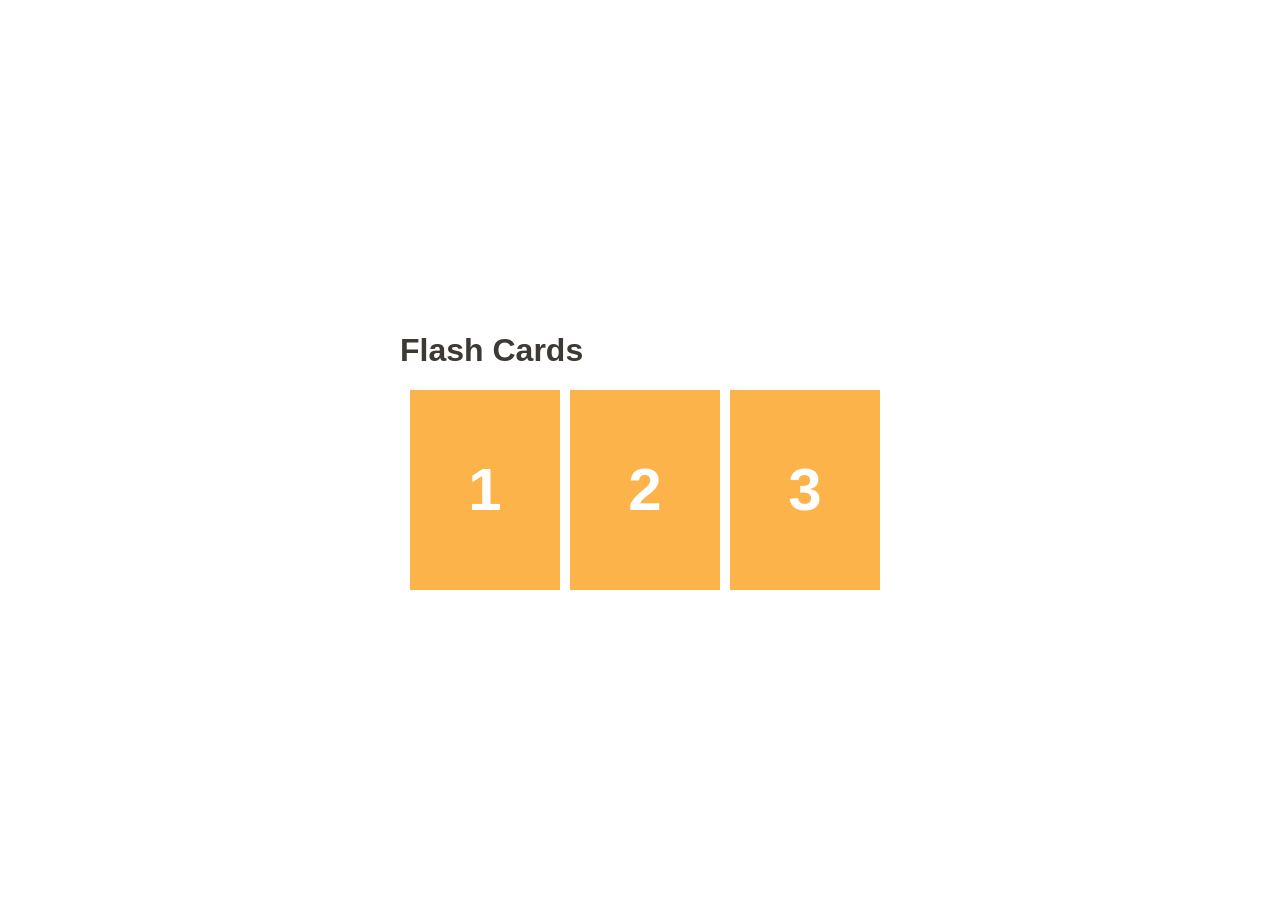
<file: exercise-2/index.html>
<!DOCTYPE html>
<html>
<head>
    <meta charset='utf-8'>
    <title>Flash Cards</title>
    <link rel="stylesheet" type="text/css" href="./css/main.css">
</head>
<body>
    <main>
    <h1>Flash Cards</h1>

<a href=""></a>

    <ul>
        <a href="./first.html">
            <li>1</li>
        </a>

        <a href="#">
            <li>2</li>
        </a>

        <a href="#">
            <li>3</li>
        </a>
    </ul>
</main>
</body>
</html>
</file>
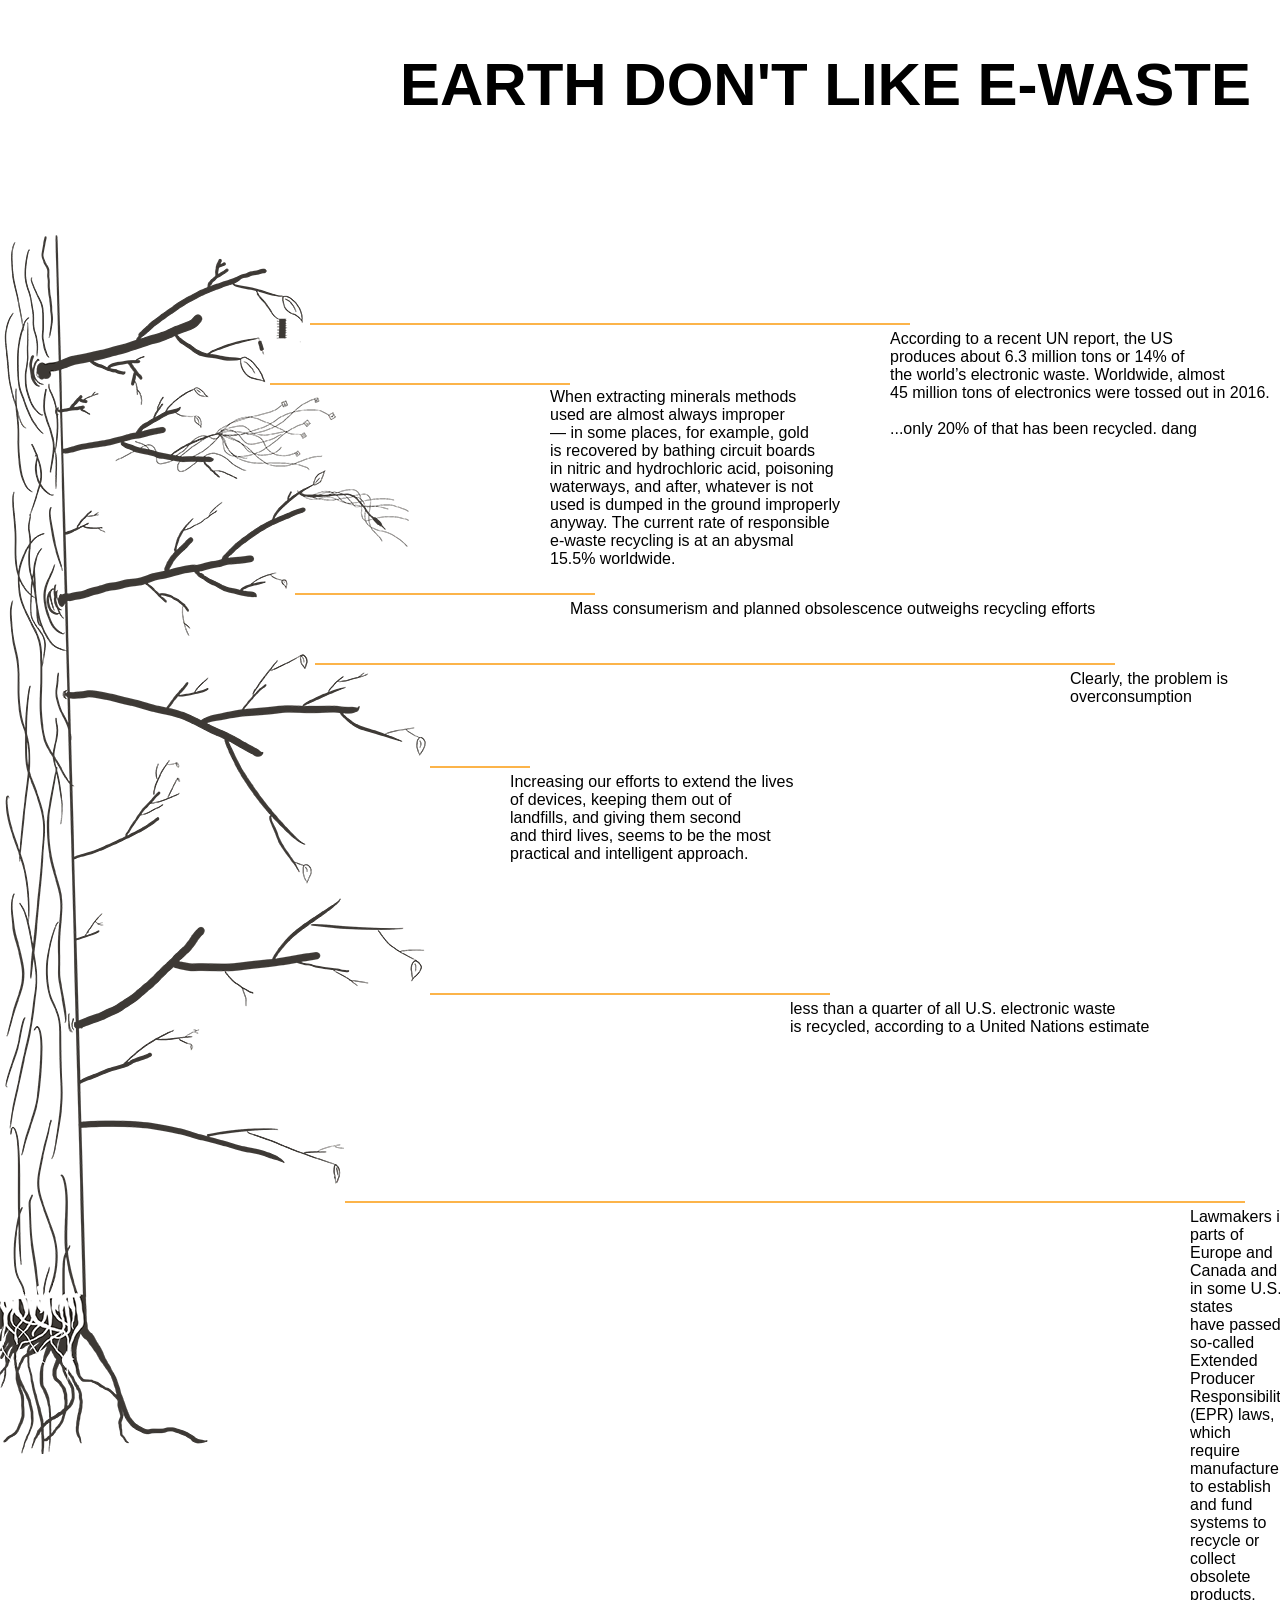
<file: kd_dont_like_e-waste.html>
<!DOCTYPE html>
<html>
<head>
    <meta charset='utf-8'>
    <title>ewaste_1</title>
    <link rel="stylesheet" type="text/css" href="css/wasted.css">
</head>
<body>
    <main>
        <h1>
            EARTH DON'T LIKE E-WASTE
        </h1>
        <img id=tree_photo src="assets/tree_update.png" alt="tree">
        <div id=line>
        </div>
        <div id=text_1>
     
                According to a recent UN report, the US <br> produces about 6.3 million tons or 14% of<br> the world’s electronic waste. Worldwide, almost <br>45 million tons of electronics were tossed out in 2016. <br> 
                <br>
                ...only 20% of that has been recycled. dang
   
        </div>
        <div id=line_2>
        </div>
        <div id=text_2>
                When extracting minerals methods<br> used are almost always improper <br>— in some places, for example, gold <br>is recovered by bathing circuit boards<br> in nitric and hydrochloric acid, poisoning <br>waterways, and after, whatever is not<br> used is dumped in the ground improperly<br> anyway. The current rate of responsible <br>e-waste recycling is at an abysmal<br> 15.5% worldwide.
        </div>
        <div id=line_3>
        </div>
        <div id=text_3>
            Mass consumerism and planned obsolescence outweighs recycling efforts<br>
        </div>
        <div id=line_4>
        </div>
        <div id=text_4>
            Clearly, the problem is overconsumption<br>
        </div>
        <div id=line_5>
        </div>
        <div id=text_5>
            Increasing our efforts to extend the lives<br> of devices, keeping them out of <br>landfills, and giving them second<br> and third lives, seems to be the most<br> practical and intelligent approach.<br>
        </div>
        <div id=line_6>
        </div>
        <div id=text_6>
            less than a quarter of all U.S. electronic waste<br> is recycled, according to a United Nations estimate
        </div>
        <div id=line_7>
        </div>
        <div id=text_7>
            Lawmakers in parts of Europe and<br> Canada and in some U.S. states<br> have passed so-called Extended<br> Producer Responsibility (EPR) laws, which<br> require manufacturers to establish<br> and fund systems to recycle or collect<br> obsolete products.
        </div>
    </div>
        <!-- <div id="orb"> -->
        </div>
        <!-- <div id="orbi"> -->
        </div>
        <!-- <div id="orbly"> -->
        </div>
    </main>
</body>
</html>
</file>
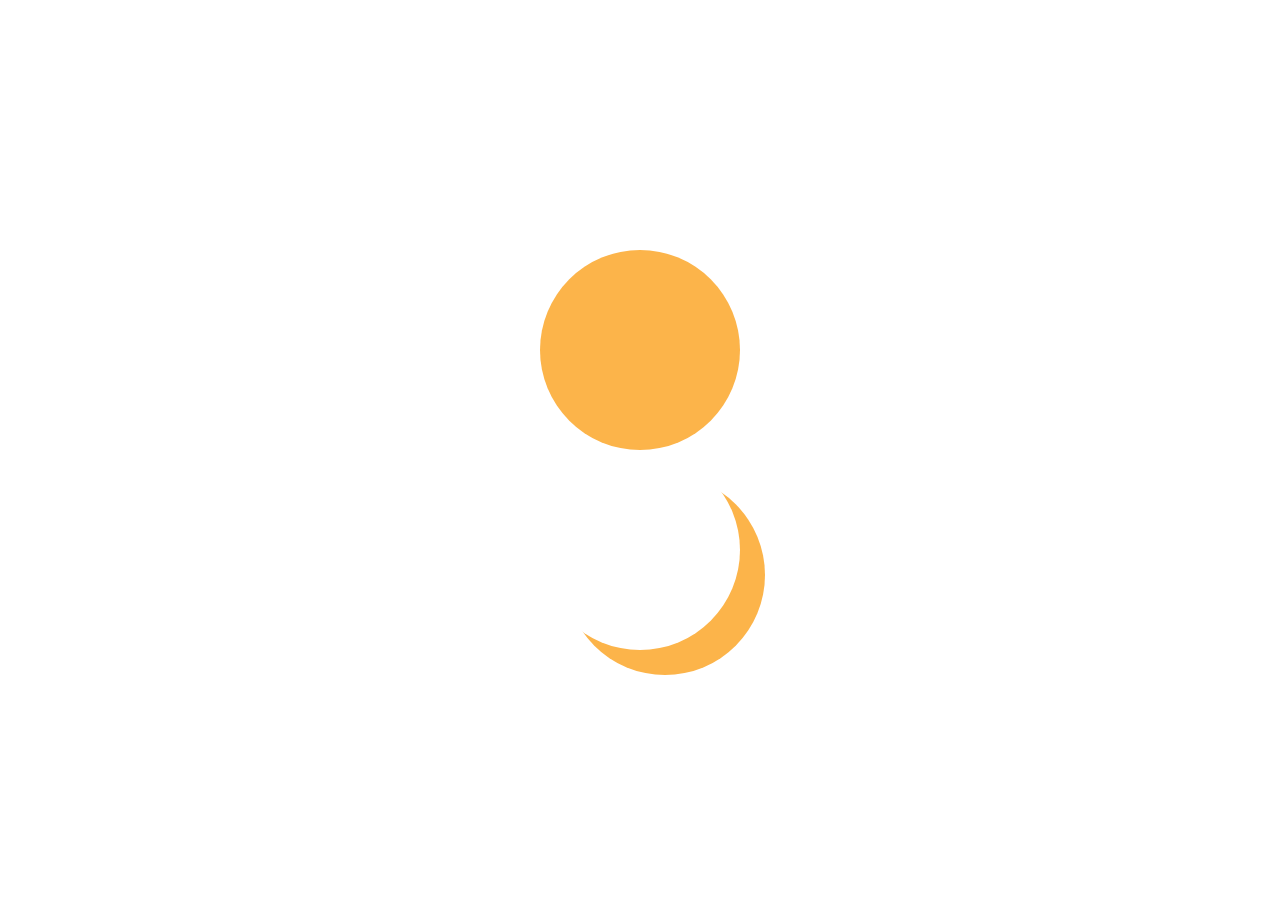
<file: exercise-2/first.html>
<!DOCTYPE html>
<html>
<head>
    <meta charset='utf-8'>
    <title>First</title>
    <link rel="stylesheet" type="text/css" href="./css/first.css">
</head>
<body>
    <main>
        <div id="orb">
        </div>
        <div id="moon">
        </div>
    </main>
</body>
</html>
</file>
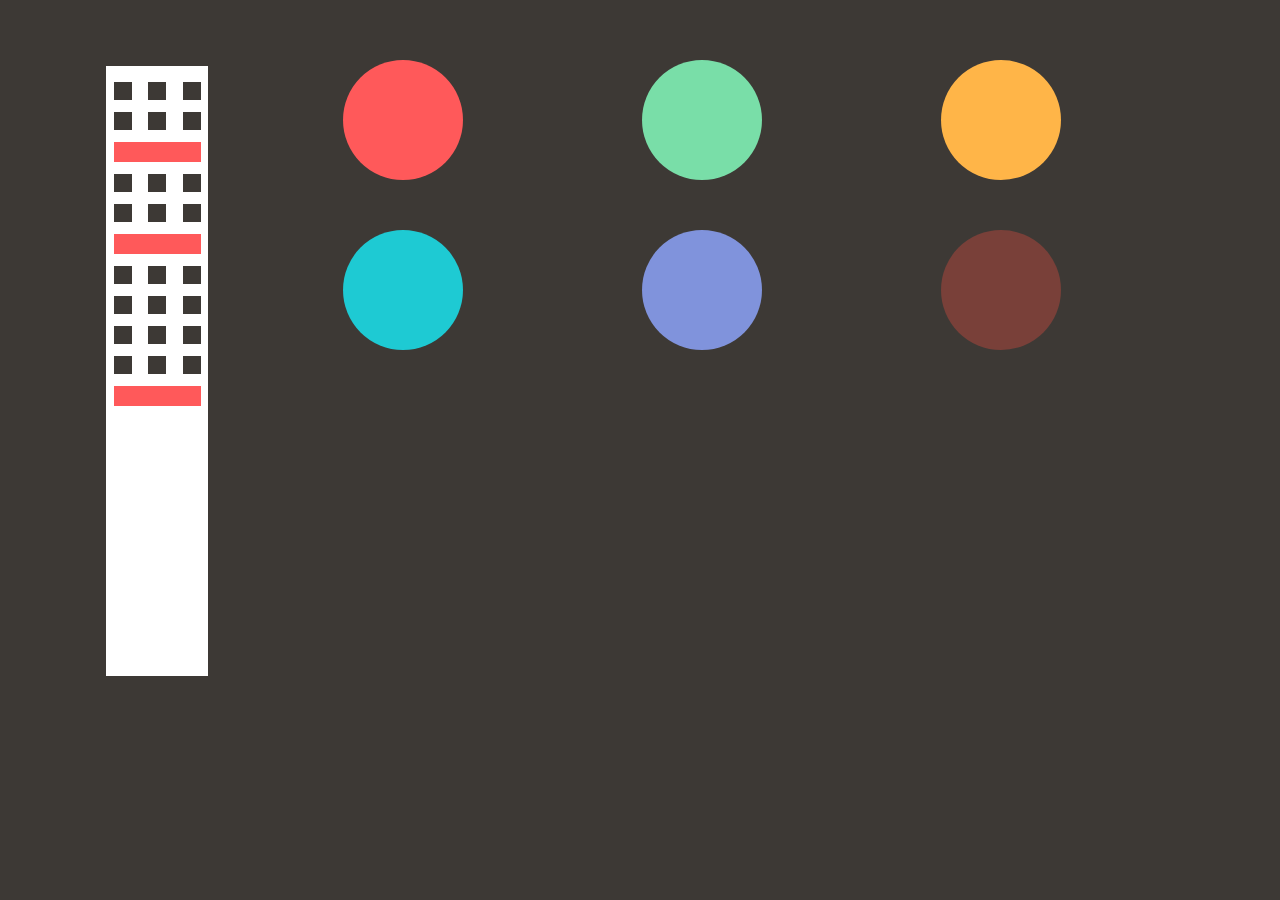
<file: gestures/kyle_d_project_2.2.html>
<!DOCTYPE html>
<html>
    <head>
        <title>Kyle D Project 2</title>
    <style type="text/css">
        body {
            display: grid;
            grid-template-columns: .8fr 1fr 1fr 1fr;
            grid-template-rows: 150px;
            grid-gap: 20px;
            height: 65vh;
            background-color: #3d3935;
            font-family: poppins, sans-serif;

            font-weight: 800;

            font-style: normal;
            color: #ff595a;
            margin: 60px;
            margin-left: 100px;            
        }

        #box {
            padding-top: 10px;
            padding-left: 2px;
            background:white;
            height:600px;
            width:100px;
            margin:6px;
            border: none;
        }
        
        /* start buttons */

        #bigbtn1, #btnr1, #btnr2, #btnr3, #btng1, #btng2, #btng3, #btny1, #btny2, #btny3, #btnb1, #btnb2, #btnp1, #btnp2, #btnp3, :focus{
            outline: none;
        }


        #btnr1, #btnr2, #btnr3, #btng1, #btng2, #btng3, #btny1, #btny2, #btny3, #btnb1, #btnb2, #btnb3, #btnp1, #btnp2, #btnp3, #btnbr1, #btnbr2, #btnbr3, #btne1, #btne2, #btne3, #btnu1, #btnu2, #btnu3{
            background:#3d3935;
            height:18px;
            width:18px;
            margin:6px;
            border: none;
        }


        #bigbtn1, #bigbtn2, #bigbtn3 {
            background:#ff595a;
            height:20px;
            width:87px;
            margin:6px;
            padding: 0px;
            text-align: center;
            border: none;
        }

        #panel{
            background:white;
            height:20px;
            width:87px;
            margin:6px;
            border: none;
            text-align: center;
            display: none;  
        }

        /* end buttons */

        /* start circles */

        #circ1 {
            width: 120px;
            height: 120px;
            border-radius: 50%;
            background: #ff595a;
        }
        #circ2 {
            width: 120px;
            height: 120px;
            border-radius: 50%;
            background: #79dea8;
        }
        #circ3 {
            width: 120px;
            height: 120px;
            border-radius: 50%;
            background: #ffb548;
            grid-column: 4;
        }

        #circ4 {
            background: #1ecad3;
            width: 120px;
            height: 120px;
            border-radius: 50%;
            grid-column: 2;
        }

        #circ5 {
            width: 120px;
            height: 120px;
            border-radius: 50%;
            background: #8093dc;
        }
        #circ6 {
            width: 120px;
            height: 120px;
            border-radius: 50%;
            background: #794039;
        }

        /* end circles */

    </style>
    <!-- ENDS     -->
    </head>
    <body>
        <div id="box">
            <button id="btnr1"></button>
            <button id="btnr2"></button>
            <button id="btnr3"></button>
            <button id="btng1"></button>
            <button id="btng2"></button>
            <button id="btng3"></button>
            <button id="bigbtn1"></button>
            <div id="panel">BOO!</div>
            <button id="btny1"></button>
            <button id="btny2"></button>
            <button id="btny3"></button>
            <button id="btnb1"></button>
            <button id="btnb2"></button>
            <button id="btnb3"></button>
            <button id="bigbtn2"></button>
            <div id="panel">BOO!</div>
            <button id="btnp1"></button>
            <button id="btnp2"></button>
            <button id="btnp3"></button>
            <button id="btnbr1"></button>
            <button id="btnbr2"></button>
            <button id="btnbr3"></button>
            <button id="btne1"></button>
            <button id="btne2"></button>
            <button id="btne3"></button>
            <button id="btnu1"></button>
            <button id="btnu2"></button>
            <button id="btnu3"></button>
            <button id="bigbtn3"></button>
            <div id="panel">BOO!</div>
        </div>

        <div id="circ1"></div>
        <div id="circ2"></div>
        <div id="circ3"></div>
        <div id="circ4"></div>
        <div id="circ5"></div>
        <div id="circ6"></div>

        <!-- jQuery Library -->
        <script type="text/javascript" src="https://ajax.googleapis.com/ajax/libs/jquery/3.4.1/jquery.min.js"></script>
         
    
        <!-- JS -->
        <script type="text/javascript">

    $("#btnr1, #btnr2, #btnr3").on({
		mouseenter: function(){
			$(this).css({"background":"#ff595a"});
		},
		mouseleave: function(){
			$(this).css({"background":"#3d3935"});
		},
		click: function(){
			$(this).slideUp(50).slideDown(50);
		},

	});

    $("#btng1, #btng2, #btng3").on({
		mouseenter: function(){
			$(this).css({"background":"#79dea8"});
		},
		mouseleave: function(){
			$(this).css({"background":"#3d3935"});
		},
		click: function(){
			$(this).slideUp(50).slideDown(50);
		},

	});


    $("#bigbtn1, #bigbtn2, #bigbtn3").on({
		mouseenter: function(){
			$(this).css({"opacity":"0.2"});
		},
		mouseleave: function(){
			$(this).css({"opacity":"1"});
		},

	});

    $("#btny1, #btny2, #btny3").on({
		mouseenter: function(){
			$(this).css({"background":"#ffb548"});
		},
		mouseleave: function(){
			$(this).css({"background":"#3d3935"});
		},
		click: function(){
			$(this).slideUp(50).slideDown(50);
		},

	});

    $("#btnb1, #btnb2, #btnb3").on({
		mouseenter: function(){
			$(this).css({"background":"#1ecad3"});
		},
		mouseleave: function(){
			$(this).css({"background":"#3d3935"});
		},
		click: function(){
			$(this).slideUp(50).slideDown(50);
		},

	});

    $("#btnp1, #btnp2, #btnp3").on({
		mouseenter: function(){
			$(this).css({"background":"#8093dc"});
		},
		mouseleave: function(){
			$(this).css({"background":"#3d3935"});
		},
		click: function(){
			$(this).slideUp(50).slideDown(50);
		},

	});

    $("#btnbr1, #btnbr2, #btnbr3").on({
		mouseenter: function(){
			$(this).css({"background":"#794039"});
		},
		mouseleave: function(){
			$(this).css({"background":"#3d3935"});
		},
		click: function(){
			$(this).slideUp(50).slideDown(50);
		},

	});

    $("#btny4").on({
		mouseenter: function(){
			$(this).css({"background":"#ffb548"});
		},
		mouseleave: function(){
			$(this).css({"background":"#3d3935"});
		},
		click: function(){
			$(this).slideUp(50).slideDown(50);
		},

	});

    // red

        $(document).ready(function(){
        $("#btnr1").click(function(){
         $("#circ1").animate({height: "600px"});
    });
        $("#btnr1").click(function(){
         $("#circ1").animate({width: "600px"});
    });
        $("#btnr1").click(function(){
         $("#circ1").animate({height: "300px"});
    });
        $("#btnr1").click(function(){
         $("#circ1").animate({
             width: "300px",
             mixblendMode: "multiply"
             });
    });
        $("#btnr2").click(function(){
         $("#circ1").animate({marginTop: "+=300px"});
    });
        $("#btnr3").click(function(){
         $("#circ1").animate({
             marginLeft: "+=600px",
             height: "30px",
             width: "30px",
             borderRadius: "10%"
             });
    });

    // green

        $("#btng1").click(function(){
         $("#circ2").animate({marginRight: "+=600px"});
    });
        $("#btng1").click(function(){
         $("#circ2").animate({marginRight: "-=600px"});
    });
        $("#btng2").click(function(){
         $("#circ2").animate({opacity: "0.2"});
    });
        $("#btng2").click(function(){
         $("#circ2").animate({opacity: "1"});
    });
        $("#btng3").click(function(){
        $("#circ2").animate({
        left: '250px',
        opacity: '0.5',
        height: '0px',
        width: '0px',
        borderRadius: "70%"
        });
    });
        $("#btng3").click(function(){
        $("#circ2").animate({
        right: '250px',
        opacity: '1',
        height: '550px',
         width: '550px'
        });
    });

    // yellow

        $("#btny1").click(function(){
         $("#circ3").animate({opacity: "0.2"});
    });
        $("#btny1").click(function(){
         $("#circ3").animate({opacity: "1"});
    });
        $("#btny3").click(function(){
         $("#circ3").animate({opacity: "1"});
    });
    });

         $("#bigbtn1").click(function(){
         $("#circ1, #circ2, #circ3, #circ4, #circ5, #circ6").animate({
             opacity: '0.5',
             height: '0px',
             width: '0px'
             });
        });

        $("#bigbtn1").click(function(){
         $("#circ1, #circ2, #circ3, #circ4, #circ5, #circ6").animate({
             opacity: '1',
             height: '120px',
             width: '120px'
             });
        });

        $("#bigbtn2").click(function(){
         $("#circ1, #circ2, #circ3, #circ4, #circ5, #circ6").animate({
             opacity: '0.2',
             height: '600px',
             width: '5000px'
             });
        });

        $("#bigbtn2").click(function(){
         $("#circ1, #circ2, #circ3, #circ4, #circ5, #circ6").animate({
             opacity: '1',
             height: '165px',
             width: '165px'
             });
        });

        $("#bigbtn3").click(function(){
         $("#circ1, #circ2, #circ3, #circ4, #circ5, #circ6").animate({
            marginTop: "+=1200px",
             });
        });

        $("#bigbtn3").click(function(){
         $("#circ1, #circ2, #circ3, #circ4, #circ5, #circ6").animate({
                marginTop: "-=1200px",
                height: "400px",
                width: "400px"
             });
        });

        $("#circ1").on({
		mouseenter: function(){
			$(this).css({"background":"white"});
		},
		mouseleave: function(){
			$(this).css({"background":"#ff595a"});
		},
		click: function(){
			$(this).slideUp(200).slideDown(300);
		},

	}); 

        $("#circ2").on({
		mouseenter: function(){
			$(this).css({"background":"white"});
		},
		mouseleave: function(){
			$(this).css({"background":"#79dea8"});
		},
		click: function(){
			$(this).slideUp(200).slideDown(300);
		},

	}); 

        $("#circ3").on({
		mouseenter: function(){
			$(this).css({"background":"white"});
		},
		mouseleave: function(){
			$(this).css({"background":"#ffb548"});
		},
		click: function(){
			$(this).slideUp(200).slideDown(300);
		},

	}); 

            $("#circ4").on({
		mouseenter: function(){
			$(this).css({"background":"white"});
		},
		mouseleave: function(){
			$(this).css({"background":"#1ecad3"});
		},
		click: function(){
			$(this).slideUp(200).slideDown(300);
		},

	});

        $("#circ5").on({
		mouseenter: function(){
			$(this).css({"background":"white"});
		},
		mouseleave: function(){
			$(this).css({"background":"#8093dc"});
		},
		click: function(){
			$(this).slideUp(200).slideDown(300);
		},

	});

        $("#circ6").on({
		mouseenter: function(){
			$(this).css({"background":"white"});
		},
		mouseleave: function(){
			$(this).css({"background":"#794039"});
		},
		click: function(){
			$(this).slideUp(200).slideDown(300);
		},

	});

    </script>
    </body>
</html>
</file>
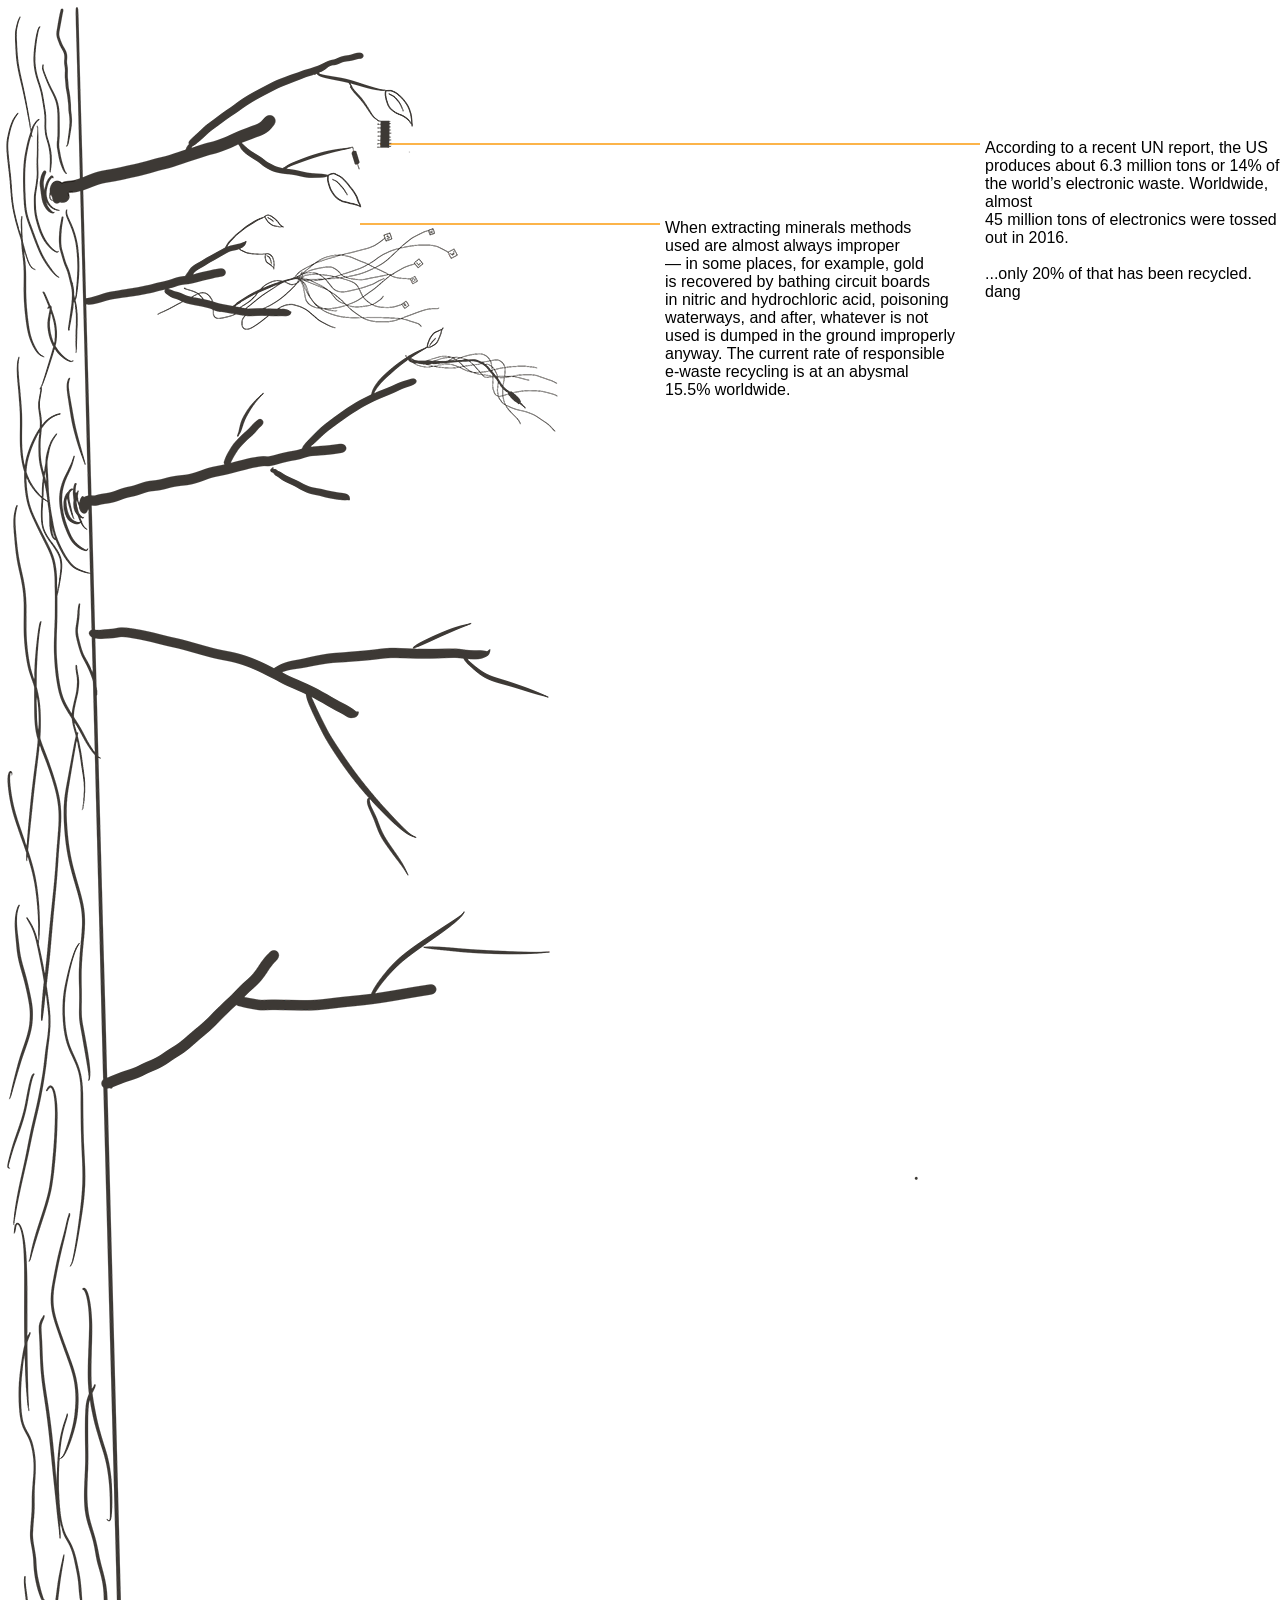
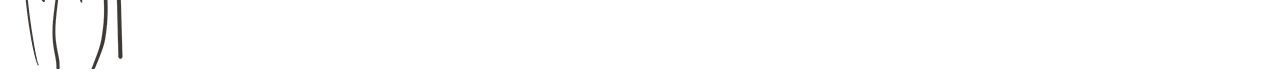
<file: kd_dont_like_e-waste/kd_dont_like_e-waste.html>
<!DOCTYPE html>
<html>
<head>
    <meta charset='utf-8'>
    <title>ewaste_1</title>
    <link rel="stylesheet" type="text/css" href="./css/wasted.css">
</head>
<body>
    <main>
        <img id=tree_photo src="./assets/tree copy tiny.png" alt="tree">
        <div id=line>
        </div>
        <div id=text_1>
                According to a recent UN report, the US <br> produces about 6.3 million tons or 14% of<br> the world’s electronic waste. Worldwide, almost <br>45 million tons of electronics were tossed out in 2016. <br> 
                <br>
                ...only 20% of that has been recycled. dang
        </div>
        <div id=line_2>
        </div>
        <div id=text_2>
                When extracting minerals methods<br> used are almost always improper <br>— in some places, for example, gold <br>is recovered by bathing circuit boards<br> in nitric and hydrochloric acid, poisoning <br>waterways, and after, whatever is not<br> used is dumped in the ground improperly<br> anyway. The current rate of responsible <br>e-waste recycling is at an abysmal<br> 15.5% worldwide.
        </div>
    </div>
        <!-- <div id="orb"> -->
        </div>
        <!-- <div id="orbi"> -->
        </div>
        <!-- <div id="orbly"> -->
        </div>
    </main>
</body>
</html>
</file>
<file: exercise-2/css/main.css>
main {

}

body {font-family: Arial, sans-serif;
    font-weight: 900;
    font-style: normal;
    color: #3d3935;
    margin: 0;
    padding: 0;
    height: 100vh;
    display: grid;
    align-items: center;
    justify-items: center;
}

ul {
    list-style: none;
    padding: 0;
}

li {
    height: 200px;
    width: 150px;
    background-color: #fcb44a;
    float: left;
    margin-left: 10px;
    font-size: 60px;
    display: grid;
    align-items: center;
    text-align: center;
    transition: transform 200ms;
}

a:link, a:visited {
    text-decoration: none;
    color: white;
}

li:hover {
    color: #fcb44a;
    transform: scale(1.08);

}
</file>
<file: css/wasted.css>
h1 {
  font-family: Arial, sans-serif;
    font-weight: 900;
    font-style: normal;
    font-size: 60px;
    color: black;
    margin: 0;
    padding: 0;
    height: 100vh;
    display: grid;
    align-items: left;
    justify-items: top;
    margin-left: 400px;
    margin-top: 50px;
    margin-bottom: 80px;
}

body {font-family: Arial, sans-serif;
    font-weight: 900;
    font-style: normal;
    color: #fcb44a;
    margin: 0;
    padding: 0;
    height: 100vh;
    display: grid;
    align-items: left;
    justify-items: top;
}

#tree_photo {
  margin-top: -800px;
}

#line {
  width: 600px;
  height: 2px;
  background: #fcb44a;
  margin-top: -1135px;
  margin-left: 310px;
}
a:link {
  font-family: Arial, sans-serif;
  font-style: normal;
  font-weight: 300;
  color: black;
  text-decoration: none;
}

a:hover {
}

#text_1 {
  color: black;
  font-weight: 300;
  margin-left: 890px;
  margin-top: 5px;
}

#line_2 {
  width: 300px;
  height: 2px;
  background: #fcb44a;
  margin-top: -55px;
  margin-left: 270px;
}

#text_2 {
  color: black;
  font-weight: 300;
  margin-left: 550px;
  margin-top: 3px;
}

#line_3 {
  width: 300px;
  height: 2px;
  background: #fcb44a;
  margin-top: 25px;
  margin-left: 295px;
}

#text_3 {
  color: black;
  font-weight: 300;
  margin-left: 570px;
  margin-top: 5px;
}

#line_4 {
  width: 800px;
  height: 2px;
  background: #fcb44a;
  margin-top: 45px;
  margin-left: 315px;
}

#text_4 {
  color: black;
  font-weight: 300;
  margin-left: 1070px;
  margin-top: 5px;
}

#line_5 {
  width: 100px;
  height: 2px;
  background: #fcb44a;
  margin-top: 60px;
  margin-left: 430px;
}

#text_5 {
  color: black;
  font-weight: 300;
  margin-left: 510px;
  margin-top: 5px;
}

#line_6 {
  width: 400px;
  height: 2px;
  background: #fcb44a;
  margin-top: 130px;
  margin-left: 430px;
}

#text_6 {
  color: black;
  font-weight: 300;
  margin-left: 790px;
  margin-top: 5px;
}

#line_7 {
  width: 900px;
  height: 2px;
  background: #fcb44a;
  margin-top: 165px;
  margin-left: 345px;
}

#text_7 {
  color: black;
  font-weight: 300;
  margin-left: 1190px;
  margin-top: 5px;
}

a:link {
    font-family: helvetica;
    color: black;
    text-decoration: none;
}

a:hover {
    color: blue !important;
}

#orb {
    width: 200px;
    height: 200px;
    background: #fcb44a;
    border-radius: 50%;
    transition: transform 200ms;
    display: inline-block;
  }

  #orb:hover {
    color: #fcb44a;
    transform: scale(1.08);
  }

  #orbi {
    width: 100px;
    height: 100px;
    background: #3c3834;
    border-radius: 50%;
    transition: transform 200ms;
    display: inline-block;
  }

  #orbi:hover {
    color: #3c3834;
    transform: scale(1.08);
  }
  #orbly {
    width: 150px;
    height: 150px;
    background: #3c3834;
    border-radius: 50%;
    transition: transform 200ms;
  }

  #orbly:hover {
    color: #3c3834;
    transform: scale(1.08);
  }


h1 {

}
</file>
<file: exercise-2/css/first.css>
body {font-family: Arial, sans-serif;
    font-weight: 900;
    font-style: normal;
    color: #fcb44a;
    margin: 0;
    padding: 0;
    height: 100vh;
    display: grid;
    align-items: center;
    justify-items: center;
}

a:link {
    font-family: helvetica;
    color: black;
    text-decoration: none;
}

a:hover {
    color: blue !important;
}

#orb {
    width: 200px;
    height: 200px;
    background: #fcb44a;
    border-radius: 50%;
    animation: makebigger infinite 1s alternate;
  }

  #orb:hover {
    animation-play-state: paused;
  }

  @keyframes makebigger {
      0% {
          transform: scale(1);
      }
      100% {
          transform: scale(1.2);
      }
  }

  #moon {
    width: 200px;
    height: 200px;
    border-radius: 50%;
    box-shadow: 25px 25px 0 0 #fcb44a;
    animation: makebigger infinite .5s alternate;
  }

  #moon:hover {
    animation-play-state: paused;
  }

  @keyframes makebigger {
      0% {
          transform: scale(1);
      }
      100% {
          transform: scale(1.2);
      }
  }
h1 {

}
</file>
<file: kd_dont_like_e-waste/css/wasted.css>
body {font-family: Arial, sans-serif;
    font-weight: 900;
    font-style: normal;
    color: #fcb44a;
    margin: 0;
    padding: 0;
    height: 100vh;
    display: grid;
    align-items: left;
    justify-items: top;
}

#tree_photo {
  margin-left: 
}

#line {
  width: 600px;
  height: 2px;
  background: #fcb44a;
  margin-top: -1530px;
  margin-left: 380px;
}

#text_1 {
  color: black;
  font-weight: 300;
  margin-left: 985px;
  margin-top: -6px;
}

#line_2 {
  width: 300px;
  height: 2px;
  background: #fcb44a;
  margin-top: -78px;
  margin-left: 360px;
}

#text_2 {
  color: black;
  font-weight: 300;
  margin-left: 665px;
  margin-top: -6px;
}

a:link {
    font-family: helvetica;
    color: black;
    text-decoration: none;
}

a:hover {
    color: blue !important;
}

#orb {
    width: 200px;
    height: 200px;
    background: #fcb44a;
    border-radius: 50%;
    transition: transform 200ms;
    display: inline-block;
  }

  #orb:hover {
    color: #fcb44a;
    transform: scale(1.08);
  }

  #orbi {
    width: 100px;
    height: 100px;
    background: #3c3834;
    border-radius: 50%;
    transition: transform 200ms;
    display: inline-block;
  }

  #orbi:hover {
    color: #3c3834;
    transform: scale(1.08);
  }
  #orbly {
    width: 150px;
    height: 150px;
    background: #3c3834;
    border-radius: 50%;
    transition: transform 200ms;
  }

  #orbly:hover {
    color: #3c3834;
    transform: scale(1.08);
  }


h1 {

}
</file>
